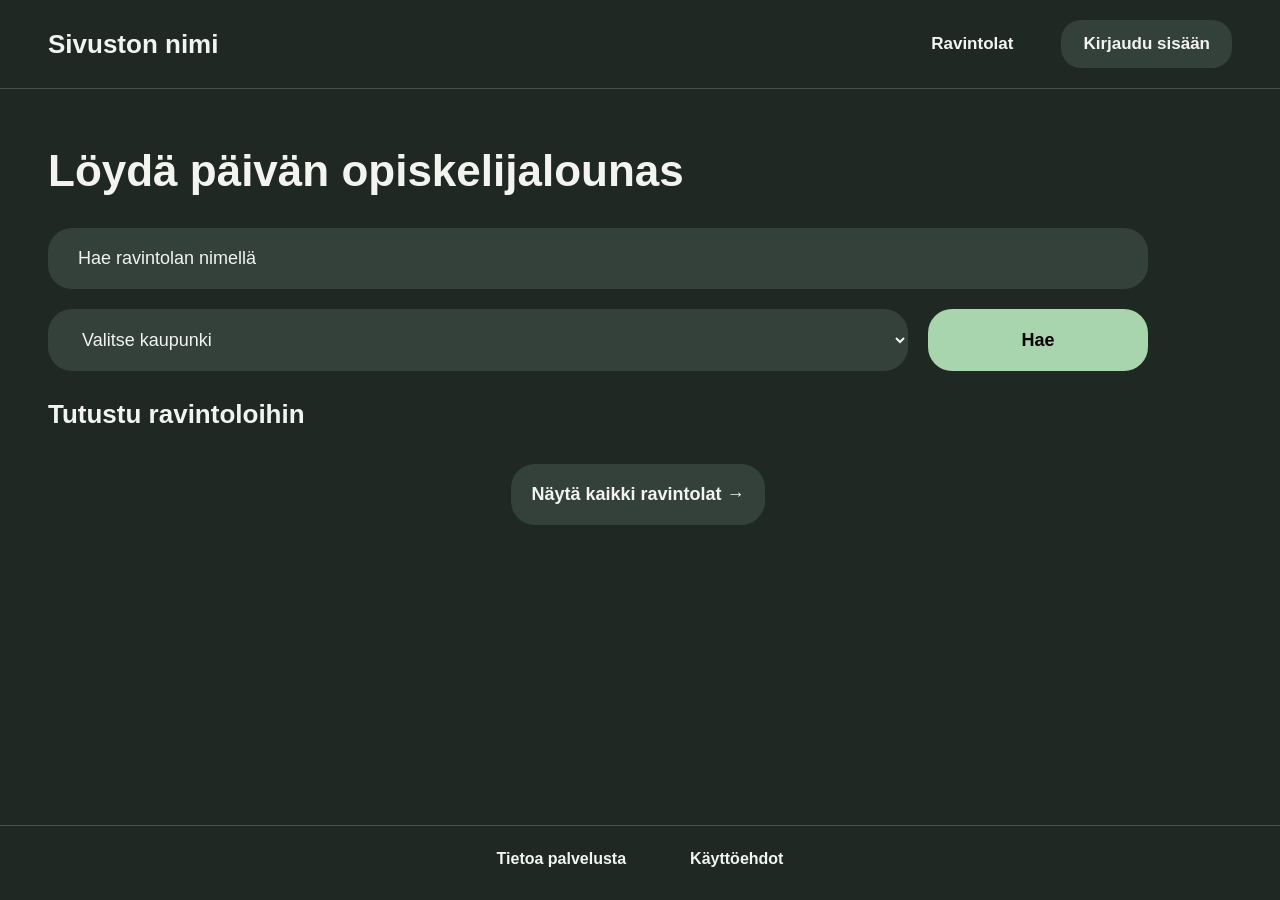
<file: index.html>
<!doctype html>
<html lang="fi">
  <head>
    <meta charset="UTF-8" />
    <meta name="viewport" content="width=device-width, initial-scale=1.0" />
    <title>Opiskelijaravintolat</title>
    <link rel="stylesheet" href="css/style.css" />
    <script src="js/index.js" defer></script>
  </head>
  <body>
    <header class="site-header">
      <div class="container header-content">
        <a class="site-name" href="index.html">Sivuston nimi</a>

        <nav class="main-nav">
          <a href="#restaurants">Ravintolat</a>
          <a class="login-button" href="pages/login.html">Kirjaudu sisään</a>
        </nav>
      </div>
    </header>

    <main class="container">
      <h1>Löydä päivän opiskelijalounas</h1>
      <section class="search-section">
        <form class="search-form" role="search">
          <input
            type="search"
            id="restaurant-search"
            placeholder="Hae ravintolan nimellä"
            aria-label="Hae ravintolan nimellä"
          />

          <div class="search-row">
            <select id="city" aria-label="Valitse kaupunki">
              <option value="">Valitse kaupunki</option>
            </select>

            <button type="submit">Hae</button>
          </div>
        </form>
      </section>

      <section id="restaurants">
        <h2>Tutustu ravintoloihin</h2>
        <div class="restaurant-grid"></div>

        <div class="show-all">
          <button id="show-all-button" type="button">
            Näytä kaikki ravintolat &rarr;
          </button>
        </div>
      </section>
      <dialog id="restaurant-dialog">
        <div class="dialog-header">
          <h2 id="dialog-title">Kaikki ravintolat</h2>
          <form method="dialog">
            <button type="submit">Sulje</button>
          </form>
        </div>
        <div id="all-restaurants-list"></div>
      </dialog>
    </main>

    <footer class="site-footer">
      <div class="container footer-content">
        <p>Tietoa palvelusta</p>
        <p>Käyttöehdot</p>
      </div>
    </footer>
  </body>
</html>
</file>
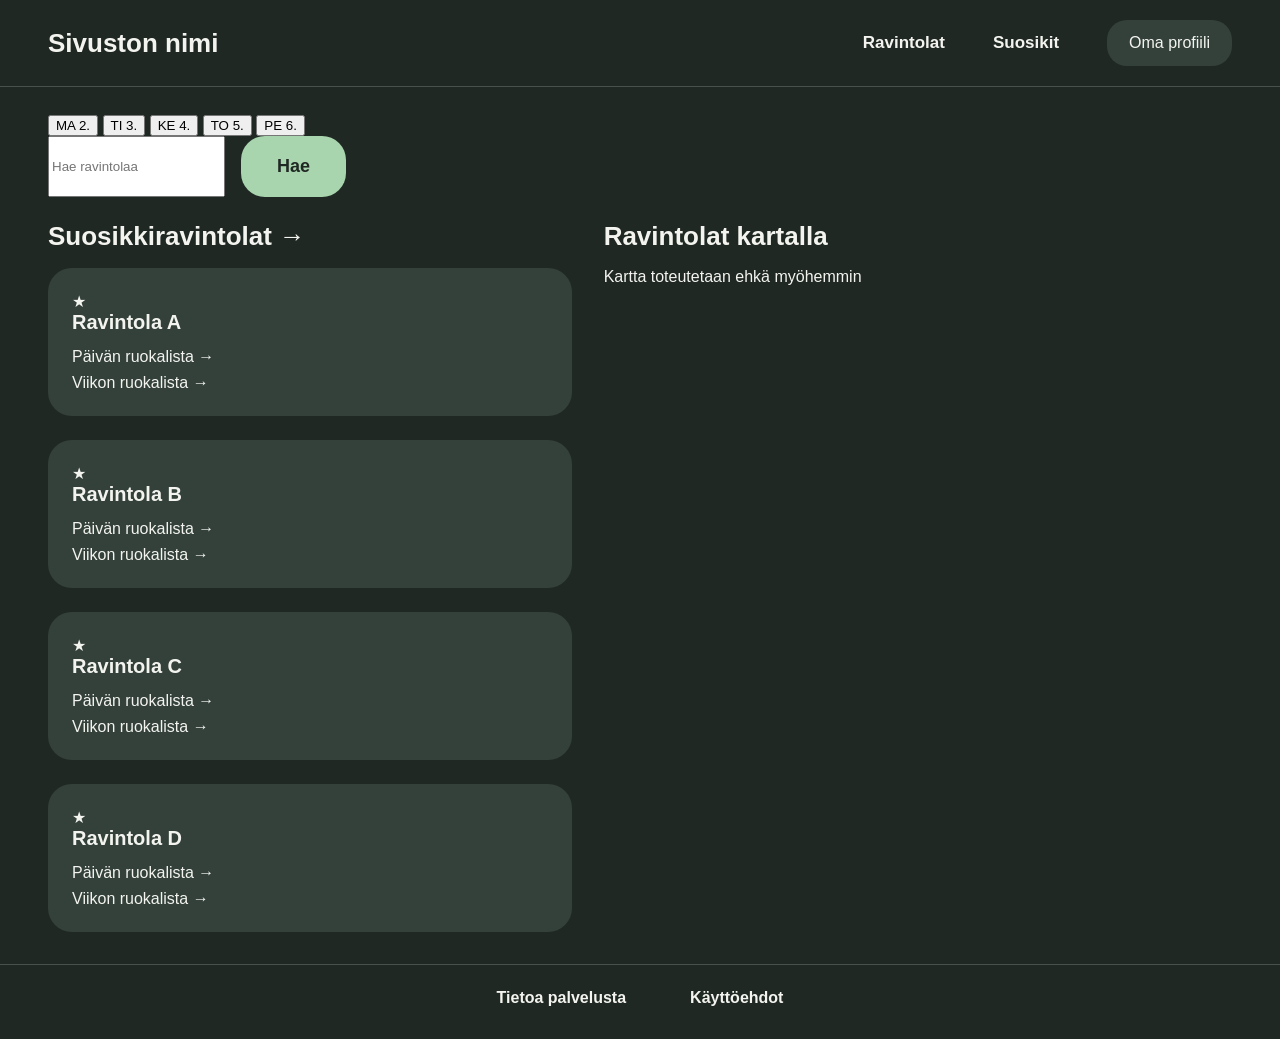
<file: dashboard.html>
<!doctype html>
<html lang="fi">
  <head>
    <meta charset="UTF-8" />
    <meta name="viewport" content="width=device-width, initial-scale=1.0" />
    <title>Dashboard</title>
    <link rel="stylesheet" href="css/style.css" />
  </head>
  <body>
    <header class="site-header">
      <div class="container header-content">
        <a class="site-name" href="index.html">Sivuston nimi</a>

        <nav class="main-nav">
          <a href="index.html">Ravintolat</a>
          <a href="#favorites">Suosikit</a>
          <span class="login-button">Oma profiili</span>
        </nav>
      </div>
    </header>

    <main class="container">
      <!-- Viikonpäivien valinta -->
      <div class="day-buttons">
        <button class="day-button active" type="button">MA 2.</button>
        <button class="day-button" type="button">TI 3.</button>
        <button class="day-button" type="button">KE 4.</button>
        <button class="day-button" type="button">TO 5.</button>
        <button class="day-button" type="button">PE 6.</button>
      </div>

      <!-- Ravintolahaku -->
      <div class="dashboard-search">
        <input
          type="search"
          placeholder="Hae ravintolaa"
          aria-label="Hae ravintolaa"
        />
        <button type="button">Hae</button>
      </div>

      <!-- Suosikit ja kartta -->
      <div class="dashboard-content">
        <section id="favorites">
          <h2>Suosikkiravintolat &rarr;</h2>
          <div class="favorites-grid">
            <article class="restaurant-card">
              <span class="favorite-star">&#9733;</span>
              <h3>Ravintola A</h3>
              <a href="menu.html">Päivän ruokalista &rarr;</a>
              <a href="menu.html">Viikon ruokalista &rarr;</a>
            </article>

            <article class="restaurant-card">
              <span class="favorite-star">&#9733;</span>
              <h3>Ravintola B</h3>
              <a href="menu.html">Päivän ruokalista &rarr;</a>
              <a href="menu.html">Viikon ruokalista &rarr;</a>
            </article>

            <article class="restaurant-card">
              <span class="favorite-star">&#9733;</span>
              <h3>Ravintola C</h3>
              <a href="menu.html">Päivän ruokalista &rarr;</a>
              <a href="menu.html">Viikon ruokalista &rarr;</a>
            </article>

            <article class="restaurant-card">
              <span class="favorite-star">&#9733;</span>
              <h3>Ravintola D</h3>
              <a href="menu.html">Päivän ruokalista &rarr;</a>
              <a href="menu.html">Viikon ruokalista &rarr;</a>
            </article>
          </div>
        </section>

        <section class="map-section">
          <h2>Ravintolat kartalla</h2>
          <div class="map-placeholder">Kartta toteutetaan ehkä myöhemmin</div>
        </section>
      </div>
    </main>

    <footer class="site-footer">
      <div class="container footer-content">
        <p>Tietoa palvelusta</p>
        <p>Käyttöehdot</p>
      </div>
    </footer>
  </body>
</html>
</file>
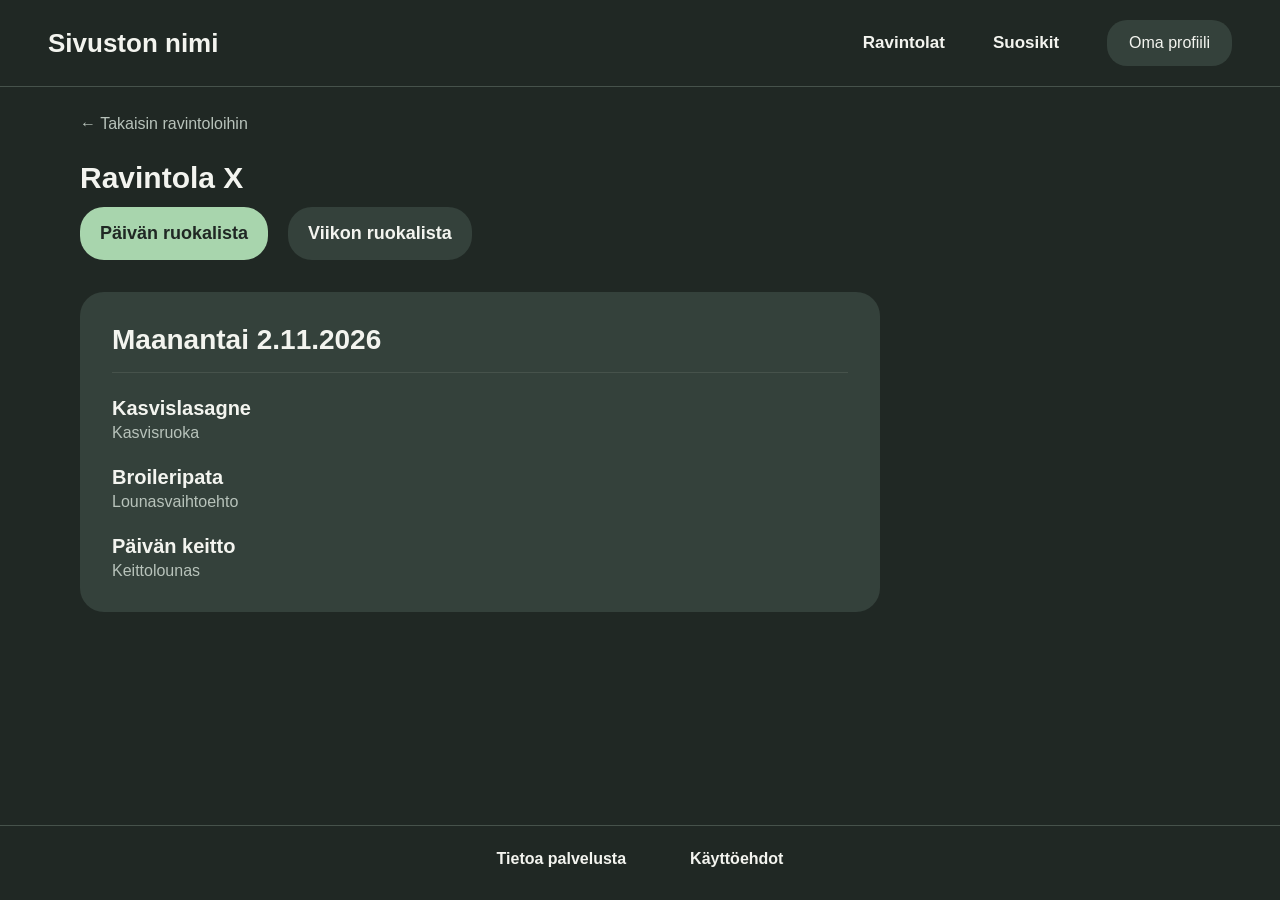
<file: menu.html>
<!doctype html>
<html lang="fi">
  <head>
    <meta charset="UTF-8" />
    <meta name="viewport" content="width=device-width, initial-scale=1.0" />
    <title>Ruokalistat</title>
    <link rel="stylesheet" href="css/style.css" />
  </head>
  <body>
    <header class="site-header">
      <div class="container header-content">
        <a class="site-name" href="index.html">Sivuston nimi</a>

        <nav class="main-nav">
          <a href="index.html">Ravintolat</a>
          <a href="#favorites">Suosikit</a>
          <span class="login-button">Oma profiili</span>
        </nav>
      </div>
    </header>

    <main class="container">
      <div class="menu-content">
        <a class="back-link" href="index.html">
          &larr; Takaisin ravintoloihin
        </a>

        <h1>Ravintola X</h1>

        <div class="menu-tabs">
          <a class="menu-tab active" href="menu.html"> Päivän ruokalista </a>
          <a class="menu-tab" href="week-menu.html"> Viikon ruokalista </a>
        </div>

        <section class="menu-card">
          <h2>Maanantai 2.11.2026</h2>
          <div class="dish">
            <h3>Kasvislasagne</h3>
            <p>Kasvisruoka</p>
          </div>

          <div class="dish">
            <h3>Broileripata</h3>
            <p>Lounasvaihtoehto</p>
          </div>

          <div class="dish">
            <h3>Päivän keitto</h3>
            <p>Keittolounas</p>
          </div>
        </section>
      </div>
    </main>

    <footer class="site-footer">
      <div class="container footer-content">
        <p>Tietoa palvelusta</p>
        <p>Käyttöehdot</p>
      </div>
    </footer>
  </body>
</html>
</file>
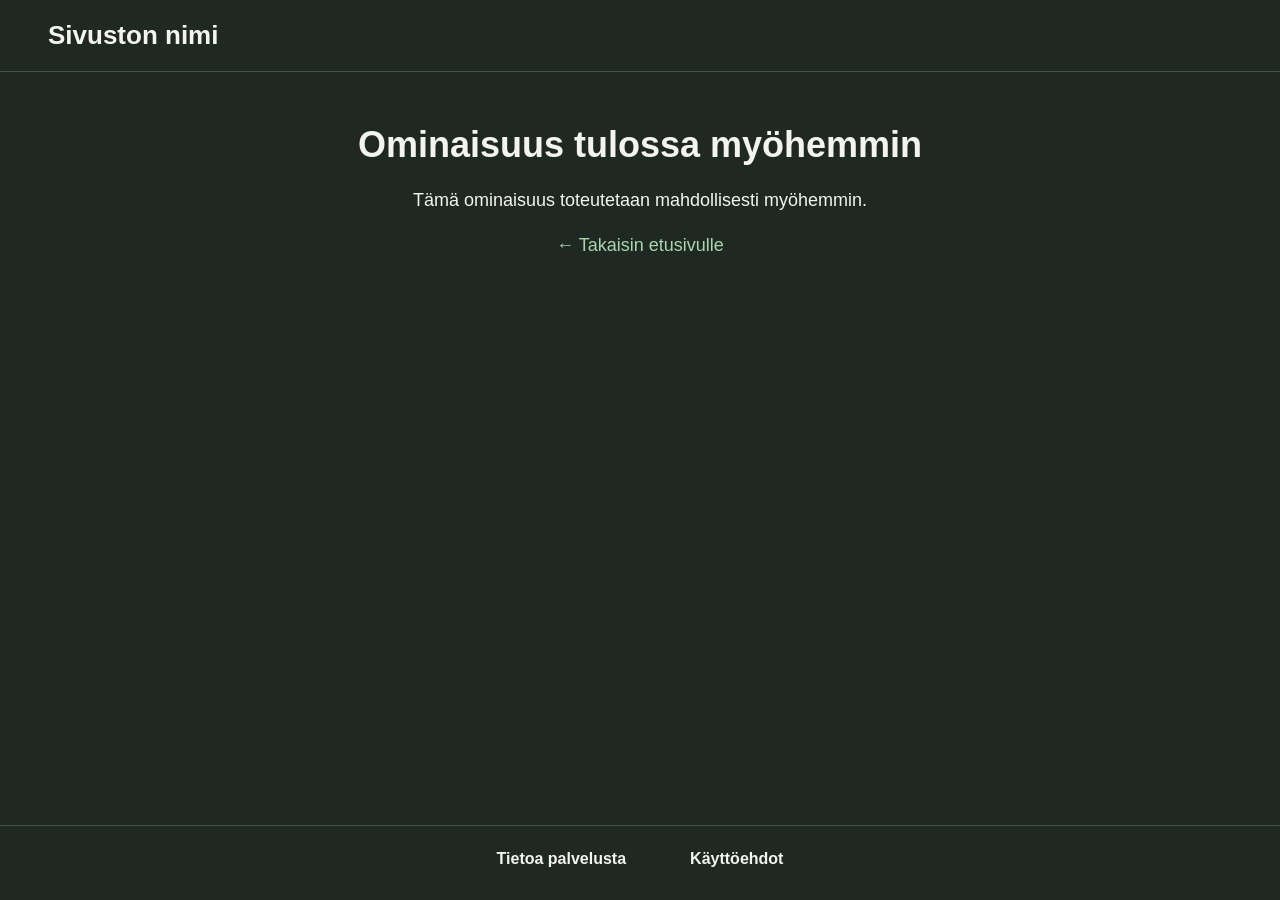
<file: pages/coming-soon.html>
<!doctype html>
<html lang="fi">
  <head>
    <meta charset="UTF-8" />
    <meta name="viewport" content="width=device-width, initial-scale=1.0" />
    <title>Ominaisuus työn alla</title>
    <link rel="stylesheet" href="../css/style.css" />
  </head>
  <body>
    <header class="site-header">
      <div class="container header-content">
        <a class="site-name" href="../index.html">Sivuston nimi</a>
      </div>
    </header>

    <main class="container coming-soon">
      <h1>Ominaisuus tulossa myöhemmin</h1>
      <p>Tämä ominaisuus toteutetaan mahdollisesti myöhemmin.</p>
      <a href="../index.html"> &larr; Takaisin etusivulle</a>
    </main>

    <footer class="site-footer">
      <div class="container footer-content">
        <p>Tietoa palvelusta</p>
        <p>Käyttöehdot</p>
      </div>
    </footer>
  </body>
</html>
</file>
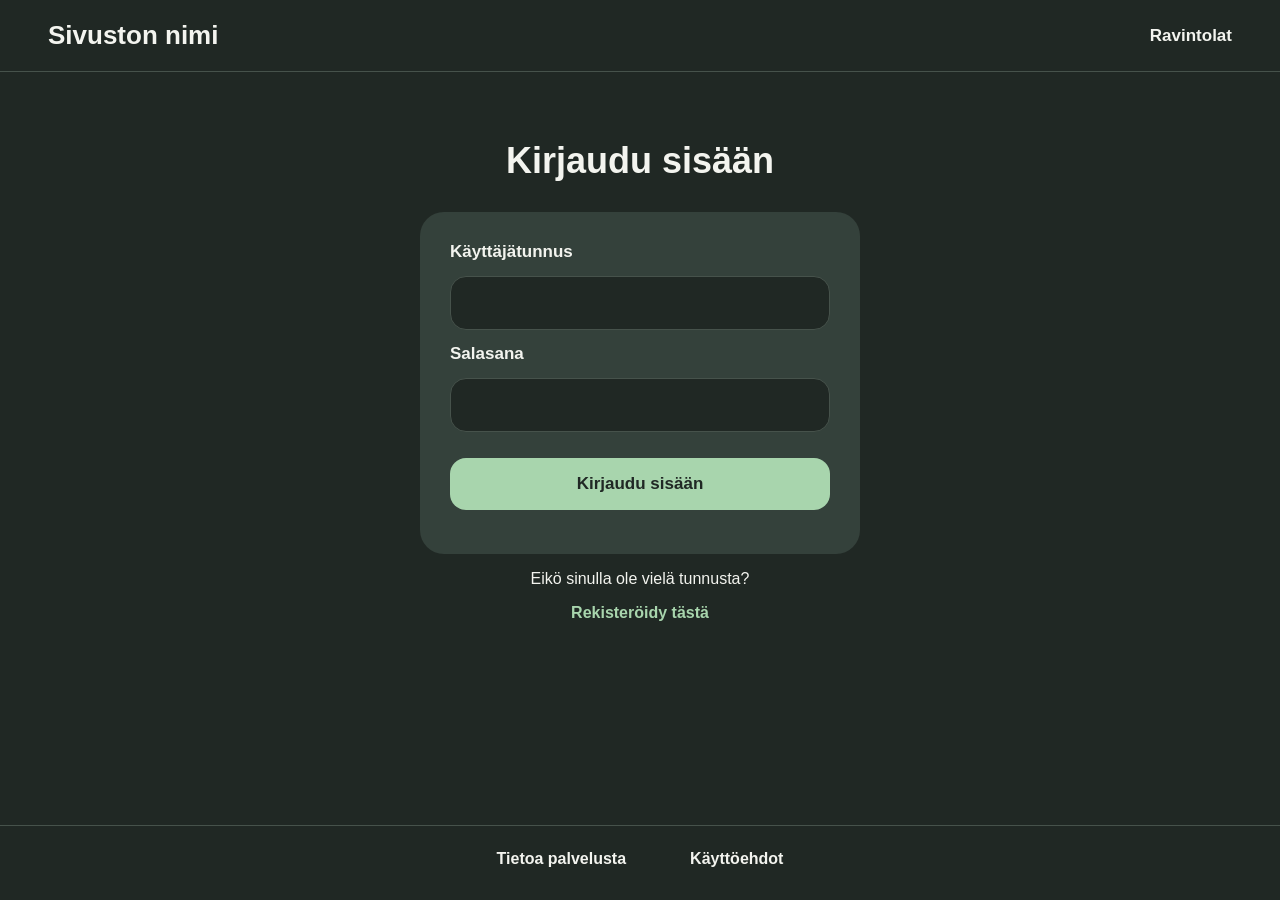
<file: pages/dashboard.html>
<!doctype html>
<html lang="fi">
  <head>
    <meta charset="UTF-8" />
    <meta name="viewport" content="width=device-width, initial-scale=1.0" />
    <title>Dashboard</title>
    <link rel="stylesheet" href="../css/style.css" />
    <script src="../js/dashboard.js" defer></script>
  </head>
  <body>
    <header class="site-header">
      <div class="container header-content">
        <a class="site-name" href="../index.html">Sivuston nimi</a>

        <nav class="main-nav">
          <a href="../index.html">Ravintolat</a>
          <a href="#favorites">Suosikit</a>
          <a class="login-button" href="profile.html">Oma profiili</a>
          <button id="logout-button" class="login-button" type="button">
            Kirjaudu ulos
          </button>
        </nav>
      </div>
    </header>

    <main class="container">
      <!-- Favorite restaurant selection -->
      <section class="favorite-selection">
        <h1>Valitse suosikkiravintolasi</h1>
        <p>
          Valitse ravintola alla olevasta valikosta ja tallenna se suosikiksesi.
        </p>
      </section>

      <!-- Ravintolahaku -->
      <form id="favorite-form" class="dashboard-search">
        <select id="favorite-select" required>
          <option value="">Valitse suosikkiravintola</option>
        </select>

        <button type="submit">Tallenna suosikiksi</button>
      </form>

      <p id="favorite-message" role="status"></p>

      <!-- Suosikit ja kartta -->
      <div class="dashboard-content">
        <section id="favorites">
          <h2>Suosikkiravintola</h2>
          <div class="favorites-grid"></div>
        </section>

        <!-- Daily menu preview -->
        <section class="daily-menu-section">
          <h2>Päivän ruokalista</h2>
          <div id="daily-menu-preview" class="daily-menu-preview">
            Valitse suosikkiravintolasi nähdäksesi päivän ruokalistan.
          </div>
        </section>
      </div>
    </main>

    <footer class="site-footer">
      <div class="container footer-content">
        <p>Tietoa palvelusta</p>
        <p>Käyttöehdot</p>
      </div>
    </footer>
  </body>
</html>
</file>
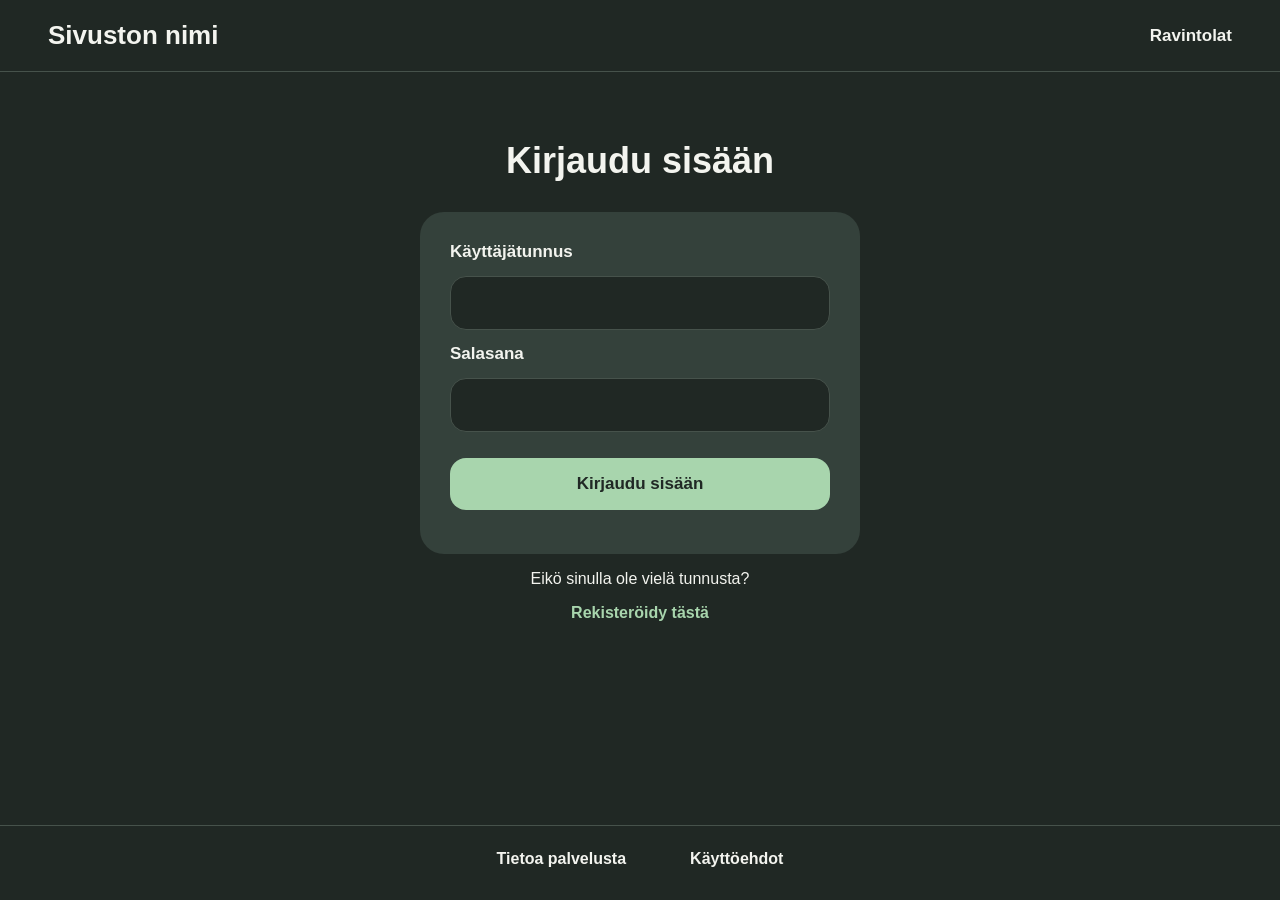
<file: pages/login.html>
<!doctype html>
<html lang="fi">
  <head>
    <meta charset="UTF-8" />
    <meta name="viewport" content="width=device-width, initial-scale=1.0" />
    <title>Kirjaudu sisään | Opiskelijaravintolat</title>
    <link rel="stylesheet" href="../css/style.css" />
    <script src="../js/login.js" defer></script>
  </head>
  <body>
    <header class="site-header">
      <div class="container header-content">
        <a class="site-name" href="../index.html">Sivuston nimi</a>
        <nav class="main-nav">
          <a href="../index.html">Ravintolat</a>
        </nav>
      </div>
    </header>

    <main class="container">
      <section class="auth-section">
        <h1>Kirjaudu sisään</h1>
        <form id="login-form" class="auth-form">
          <label for="username">Käyttäjätunnus</label>
          <input type="text" id="username" name="username" required />
          <label for="password">Salasana</label>
          <input type="password" id="password" name="password" required />
          <button type="submit">Kirjaudu sisään</button>
          <p id="login-message" role="alert"></p>
        </form>

        <p>Eikö sinulla ole vielä tunnusta?</p>
        <a href="register.html">Rekisteröidy tästä</a>
      </section>
    </main>

    <footer class="site-footer">
      <div class="container footer-content">
        <p>Tietoa palvelusta</p>
        <p>Käyttöehdot</p>
      </div>
    </footer>
  </body>
</html>
</file>
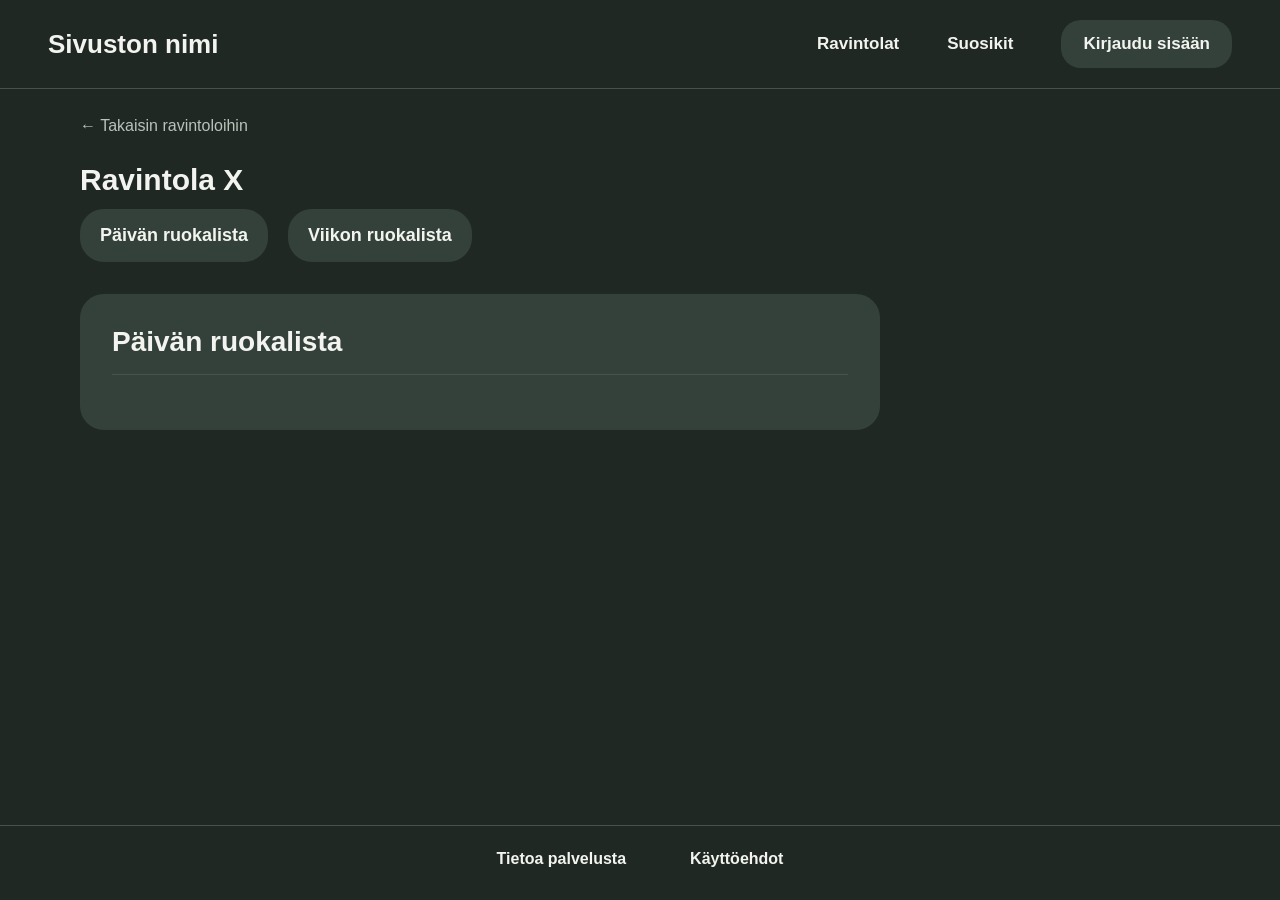
<file: pages/menu.html>
<!doctype html>
<html lang="fi">
  <head>
    <meta charset="UTF-8" />
    <meta name="viewport" content="width=device-width, initial-scale=1.0" />
    <title>Ruokalistat</title>
    <link rel="stylesheet" href="../css/style.css" />
    <script src="../js/menu.js" defer></script>
  </head>
  <body>
    <header class="site-header">
      <div class="container header-content">
        <a class="site-name" href="../index.html">Sivuston nimi</a>

        <nav class="main-nav">
          <a href="../index.html">Ravintolat</a>
          <a href="dashboard.html#favorites">Suosikit</a>
          <a class="login-button" href="login.html">Kirjaudu sisään</a>
        </nav>
      </div>
    </header>

    <main class="container">
      <div class="menu-content">
        <a class="back-link" href="../index.html">
          &larr; Takaisin ravintoloihin
        </a>

        <h1 id="restaurant-name">Ravintola X</h1>

        <div class="menu-tabs">
          <a id="daily-tab" class="menu-tab" href="#">Päivän ruokalista</a>
          <a id="weekly-tab" class="menu-tab" href="#">Viikon ruokalista</a>
        </div>

        <section class="menu-card">
          <h2 id="menu-title">Päivän ruokalista</h2>
          <div id="menu-dishes"></div>
        </section>
      </div>
    </main>

    <footer class="site-footer">
      <div class="container footer-content">
        <p>Tietoa palvelusta</p>
        <p>Käyttöehdot</p>
      </div>
    </footer>
  </body>
</html>
</file>
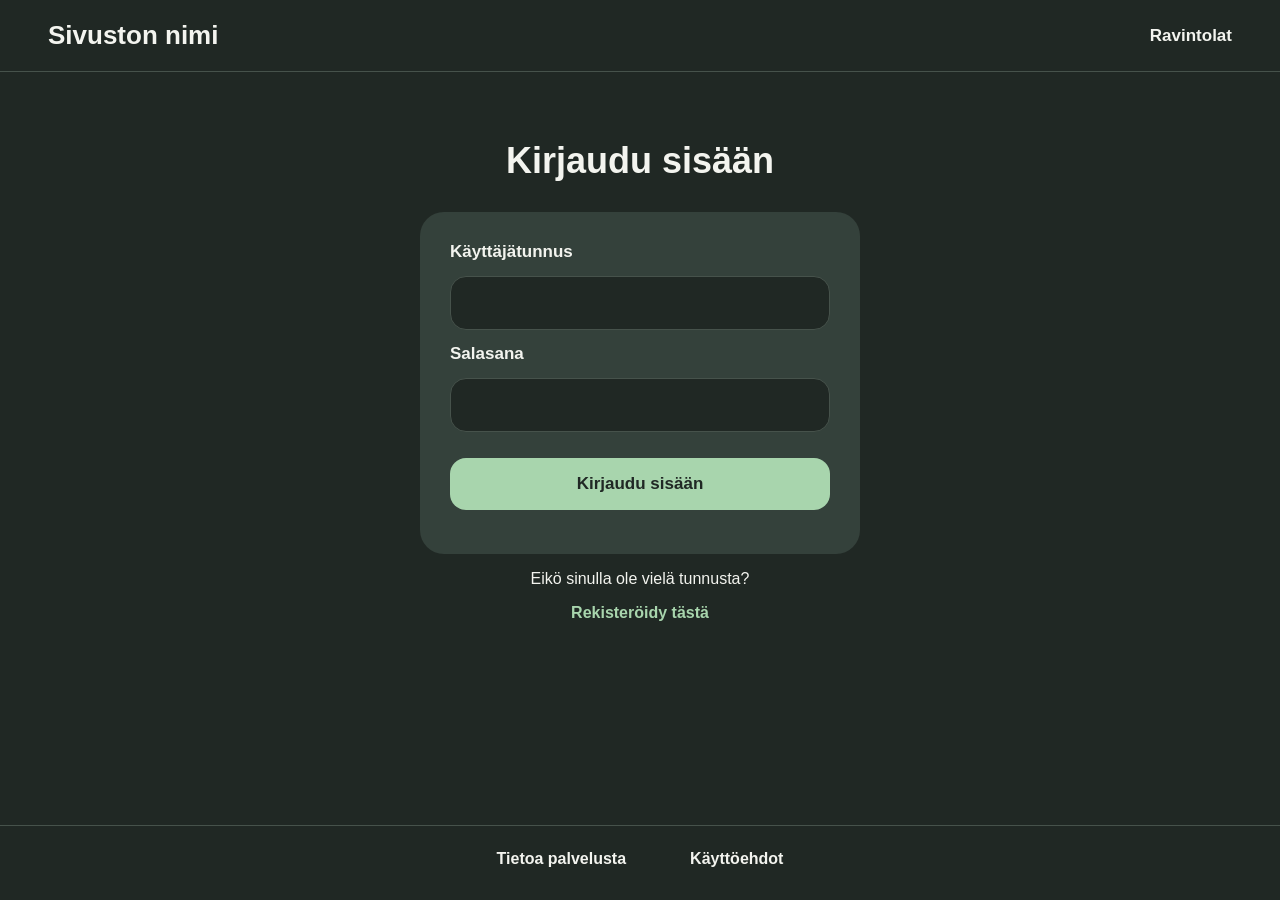
<file: pages/profile.html>
<!doctype html>
<html lang="fi">
  <head>
    <meta charset="UTF-8" />
    <meta name="viewport" content="width=device-width, initial-scale=1.0" />
    <title>Oma profiili | Opiskelijaravintolat</title>
    <link rel="stylesheet" href="../css/style.css" />
    <script src="../js/profile.js" defer></script>
  </head>
  <body>
    <header class="site-header">
      <div class="container header-content">
        <a class="site-name" href="../index.html">Sivuston nimi</a>

        <nav class="main-nav">
          <a href="../index.html">Ravintolat</a>
          <a class="login-button" href="dashboard.html">Oma sivu</a>
        </nav>
      </div>
    </header>

    <main class="container">
      <section class="auth-section">
        <h1>Oma profiili</h1>

        <!-- Profile information form -->
        <form id="profile-form" class="auth-form">
          <label for="username">Käyttäjätunnus</label>
          <input type="text" id="username" name="username" required />

          <label for="email">Sähköposti</label>
          <input type="email" id="email" name="email" required />

          <button type="submit">Tallenna muutokset</button>
          <p id="profile-message" role="status"></p>
        </form>

        <a href="dashboard.html">Takaisin omalle sivulle</a>
      </section>
    </main>

    <footer class="site-footer">
      <div class="container footer-content">
        <p>Tietoa palvelusta</p>
        <p>Käyttöehdot</p>
      </div>
    </footer>
  </body>
</html>
</file>
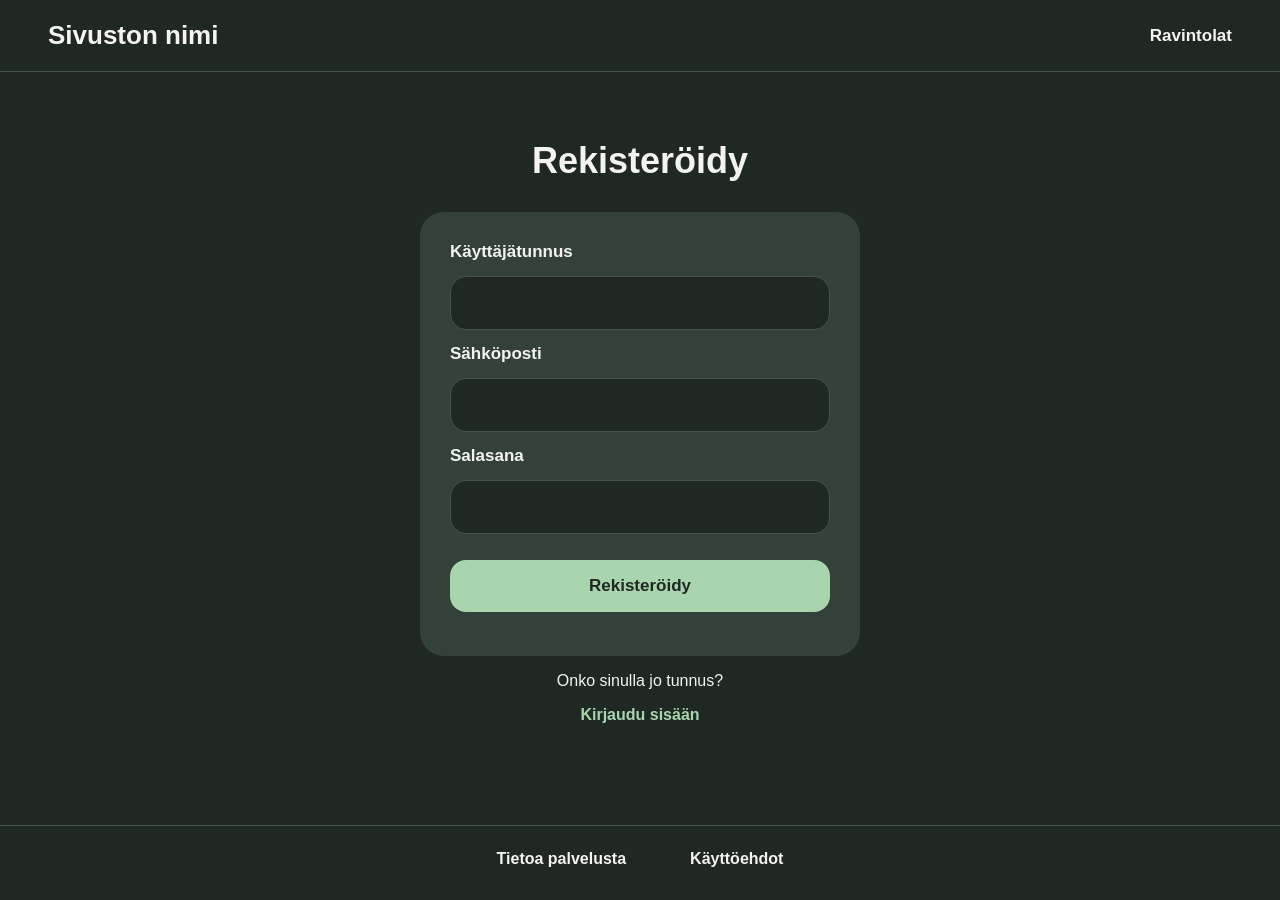
<file: pages/register.html>
<!doctype html>
<html lang="fi">
  <head>
    <meta charset="UTF-8" />
    <meta name="viewport" content="width=device-width, initial-scale=1.0" />
    <title>Rekisteröidy | Opiskelijaravintolat</title>
    <link rel="stylesheet" href="../css/style.css" />
    <script src="../js/register.js" defer></script>
  </head>
  <body>
    <header class="site-header">
      <div class="container header-content">
        <a class="site-name" href="../index.html">Sivuston nimi</a>
        <nav class="main-nav">
          <a href="../index.html">Ravintolat</a>
        </nav>
      </div>
    </header>

    <main class="container">
      <section class="auth-section">
        <h1>Rekisteröidy</h1>

        <form id="register-form" class="auth-form">
          <label for="username">Käyttäjätunnus</label>
          <input type="text" id="username" name="username" required />

          <label for="email">Sähköposti</label>
          <input type="email" id="email" name="email" required />

          <label for="password">Salasana</label>
          <input type="password" id="password" name="password" required />

          <button type="submit">Rekisteröidy</button>
          <p id="register-message" role="alert"></p>
        </form>

        <p>Onko sinulla jo tunnus?</p>
        <a href="login.html">Kirjaudu sisään</a>
      </section>
    </main>

    <footer class="site-footer">
      <div class="container footer-content">
        <p>Tietoa palvelusta</p>
        <p>Käyttöehdot</p>
      </div>
    </footer>
  </body>
</html>
</file>
<file: css/style.css>
* {
  box-sizing: border-box;
}

body {
  margin: 0;
  background-color: #202824;
  color: #f3f4ef;
  font-family: Arial, sans-serif;

  min-height: 100vh;
  display: flex;
  flex-direction: column;
}

.container {
  width: 100%;
  max-width: 1920px;
  margin: 0 auto;
  padding: 0 48px;
}

.site-header {
  border-bottom: 1px solid #46524b;
}

.header-content {
  display: flex;
  justify-content: space-between;
  align-items: center;
  padding-top: 20px;
  padding-bottom: 20px;
}

.site-name {
  color: #f3f4ef;
  font-size: 26px;
  font-weight: bold;
  text-decoration: none;
}

.main-nav {
  display: flex;
  align-items: center;
  gap: 48px;
}

.main-nav a {
  color: #f3f4ef;
  font-size: 17px;
  font-weight: bold;
  text-decoration: none;
}

.main-nav .login-button {
  background-color: #34413b;
  padding: 14px 22px;
  border-radius: 20px;
}

.main-nav button.login-button {
  color: #f3f4ef;
  font-family: Arial, sans-serif;
  font-size: 17px;
  font-weight: bold;
  border: none;
  cursor: pointer;
}

main.container {
  flex: 1;
  padding-top: 28px;
}

h1 {
  font-size: 44px;
}

/* Restaurant search */
.search-section {
  max-width: 1100px;
  margin-top: 32px;
}

.search-form {
  display: flex;
  flex-direction: column;
  gap: 20px;
}

.search-form input,
.search-form select {
  width: 100%;
  padding: 20px 30px;
  color: #f3f4ef;
  background-color: #34413b;
  border: none;
  border-radius: 24px;
  font-family: Arial, sans-serif;
  font-size: 18px;
}

.search-form input::placeholder {
  color: #f3f4ef;
}

.search-row {
  display: flex;
  gap: 20px;
}

.search-row select {
  flex: 1;
  min-width: 0;
}

.search-row button {
  width: 220px;
  padding: 20px;
  background-color: #a8d5ad;
  border: none;
  border-radius: 24px;
  font-family: Arial, sans-serif;
  font-size: 18px;
  font-weight: bold;
  cursor: pointer;
}

.search-form input:focus-visible,
.search-form select:focus-visible,
.search-row button:focus-visible {
  outline: 2px solid #a8d5ad;
  outline-offset: 3px;
}

/* Restaurants */
#restaurants {
  max-width: 1180px;
  margin-top: 28px;
}

#restaurants h2 {
  font-size: 26px;
  margin-bottom: 18px;
}

/* Restaurant card layout */
.restaurant-grid {
  display: grid;
  grid-template-columns: repeat(4, 1fr);
  gap: 24px;
}

/* Restaurant card */
.restaurant-card {
  background-color: #34413b;
  border-radius: 24px;
  padding: 24px;
  min-height: 130px;
}

.restaurant-card h3 {
  font-size: 20px;
  margin: 0 0 14px;
}

.restaurant-card a {
  display: block;
  color: #f3f4ef;
  text-decoration: none;
  font-size: 16px;
  margin-top: 8px;
}

.restaurant-card a:hover {
  text-decoration: underline;
}

/* Show all restaurants button */
.show-all {
  display: flex;
  justify-content: center;
  margin-top: 16px;
}

.show-all button {
  background-color: #34413b;
  color: #f3f4ef;
  border: none;
  border-radius: 24px;
  padding: 20px;
  font-size: 18px;
  font-weight: bold;
  cursor: pointer;
}

/* Smaller screens */
@media (max-width: 1000px) {
  .restaurant-grid {
    grid-template-columns: repeat(2, 1fr);
  }
}

@media (max-width: 600px) {
  .restaurant-grid {
    grid-template-columns: 1fr;
  }
}

/* Footer */
.site-footer {
  border-top: 1px solid #46524b;
  margin-top: 32px;
}

.footer-content {
  display: flex;
  justify-content: center;
  align-items: center;
  gap: 64px;
  padding-top: 24px;
  padding-bottom: 32px;
}

.footer-content p {
  margin: 0;
  font-size: 16px;
  font-weight: bold;
}

/* Dashboard */
.dashboard-search {
  display: flex;
  gap: 16px;
  max-width: 800px;
  margin-bottom: 24px;
}

.dashboard-search select {
  flex: 1;
  min-width: 0;
  background-color: #34413b;
  color: #f3f4ef;
  border: none;
  border-radius: 24px;
  padding: 20px 30px;
  font-size: 18px;
}

.dashboard-search button {
  background-color: #a8d5ad;
  color: #202824;
  border: none;
  border-radius: 24px;
  padding: 20px 36px;
  font-size: 18px;
  font-weight: bold;
  cursor: pointer;
}

/* Dashboard content */
.dashboard-content {
  display: grid;
  grid-template-columns: 1fr 1.2fr;
  gap: 32px;
}

.dashboard-content h2 {
  font-size: 26px;
  margin-top: 0;
  margin-bottom: 16px;
}

/* Favorite restaurant */
.favorites-grid {
  display: grid;
  grid-template-columns: 1fr;
  gap: 24px;
}

.favorite-selection {
  margin: 40px 0 24px;
}

.favorite-selection h1 {
  font-size: 32px;
  margin-bottom: 12px;
}

.favorite-selection p {
  color: #c8d0ca;
  font-size: 18px;
}

/* Daily menu preview */
.daily-menu-preview {
  background-color: #34413b;
  border-radius: 24px;
  padding: 24px;
  min-height: 250px;
}

.daily-menu-preview .dish:first-child {
  margin-top: 0;
}

.daily-menu-preview .dish + .dish {
  border-top: 1px solid #46524b;
  padding-top: 16px;
}

/* Smaller screens */
@media (max-width: 900px) {
  .dashboard-content {
    grid-template-columns: 1fr;
    gap: 32px;
  }
}

/* Menu page */

.menu-content {
  max-width: 800px;
  margin-left: 32px;
}

.back-link {
  color: #b8c3bb;
  text-decoration: none;
  font-size: 16px;
}

.back-link:hover {
  text-decoration: underline;
}

.menu-content h1 {
  font-size: 30px;
  margin-top: 28px;
  margin-bottom: 12px;
}

/* Daily and weekly menu tabs */
.menu-tabs {
  display: flex;
  gap: 20px;
  margin-bottom: 32px;
}

.menu-tab {
  background-color: #34413b;
  color: #f3f4ef;
  border-radius: 24px;
  padding: 16px 20px;
  font-size: 18px;
  font-weight: bold;
  text-decoration: none;
}

.menu-tab.active {
  background-color: #a8d5ad;
  color: #202824;
}

/* Menu card */
.menu-card {
  background-color: #34413b;
  border-radius: 24px;
  padding: 32px;
}

.menu-card h2 {
  font-size: 28px;
  margin-top: 0;
  padding-bottom: 16px;
  border-bottom: 1px solid #46524b;
}

/* Menu item */
.dish {
  margin-top: 24px;
}

.dish h3,
.dish h4 {
  font-size: 20px;
  margin: 0 0 4px;
}

.dish p {
  margin: 0;
  font-size: 16px;
  color: #b8c3bb;
}

/* Coming soon page */
.coming-soon {
  text-align: center;
}

.coming-soon h1 {
  font-size: 36px;
}

.coming-soon p {
  font-size: 18px;
  margin-bottom: 24px;
}

.coming-soon a {
  color: #a8d5ad;
  text-decoration: none;
  font-size: 18px;
}

.coming-soon a:hover {
  text-decoration: underline;
}

/* Weekly menu days */
.menu-day + .menu-day {
  border-top: 1px solid #46524b;
  margin-top: 32px;
  padding-top: 24px;
}

.menu-day > h3 {
  font-size: 22px;
  margin-bottom: 20px;
}

/* All restaurants dialog */
#restaurant-dialog {
  width: 90%;
  max-width: 900px;
  max-height: 85vh;
  padding: 30px;
  border: none;
  border-radius: 24px;
  background-color: #202824;
  color: #f3f4ef;
}

#restaurant-dialog::backdrop {
  background-color: rgba(0, 0, 0, 0.6);
}

.dialog-header {
  display: flex;
  justify-content: space-between;
  align-items: center;
  gap: 20px;
  margin-bottom: 24px;
}

.dialog-header h2 {
  font-size: 26px;
  margin: 0;
}

.dialog-header button {
  background-color: #a8d5ad;
  color: #202824;
  border: none;
  border-radius: 20px;
  padding: 12px 20px;
  font-size: 16px;
  font-weight: bold;
  cursor: pointer;
}

#all-restaurants-list {
  display: grid;
  grid-template-columns: repeat(2, 1fr);
  gap: 16px;
  max-height: 60vh;
  overflow-y: auto;
}

.dialog-restaurant {
  background-color: #34413b;
  border-radius: 20px;
  padding: 20px;
}

.dialog-restaurant h3 {
  margin: 0 0 10px;
  font-size: 20px;
}

.dialog-restaurant p {
  margin: 0 0 12px;
  color: #b8c3bb;
}

.dialog-restaurant a {
  display: block;
  color: #f3f4ef;
  text-decoration: none;
  margin-top: 8px;
}

.dialog-restaurant a:hover {
  text-decoration: underline;
}

@media (max-width: 600px) {
  #all-restaurants-list {
    grid-template-columns: 1fr;
  }
}

/* Login & register */
.auth-section {
  max-width: 440px;
  margin: 40px auto;
  text-align: center;
}

.auth-section h1 {
  font-size: 36px;
  margin-bottom: 30px;
}

.auth-form {
  display: flex;
  flex-direction: column;
  gap: 14px;
  padding: 30px;
  background-color: #34413b;
  border-radius: 24px;
  text-align: left;
}

.auth-form label {
  font-size: 17px;
  font-weight: bold;
}

.auth-form input {
  width: 100%;
  padding: 16px;
  background-color: #202824;
  color: #f3f4ef;
  border: 1px solid #46524b;
  border-radius: 16px;
  font-size: 17px;
}

.auth-form button {
  padding: 16px;
  margin-top: 12px;
  background-color: #a8d5ad;
  color: #202824;
  border: none;
  border-radius: 16px;
  font-size: 17px;
  font-weight: bold;
  cursor: pointer;
}

.auth-form input:focus-visible,
.auth-form button:focus-visible {
  outline: 2px solid #a8d5ad;
  outline-offset: 3px;
}

.auth-section a {
  color: #a8d5ad;
  font-weight: bold;
  text-decoration: none;
}

.auth-section a:hover {
  text-decoration: underline;
}

#login-message,
#register-message {
  margin: 0;
  color: #ffb4b4;
}

#register-message.success {
  color: #a8d5ad;
}

/* Button hover and click effects */

button,
.main-nav .login-button,
.menu-tab {
  transition:
    background-color 0.15s ease,
    transform 0.1s ease;
}

/* Light green buttons */
.search-row button:hover,
.dashboard-search button:hover,
.auth-form button:hover,
.dialog-header button:hover {
  background-color: #bee7c1;
}

/* Dark green buttons */
.show-all button:hover,
.main-nav .login-button:hover,
.menu-tab:not(.active):hover {
  background-color: #43564b;
}

/* Button press effect */
button:active,
.main-nav .login-button:active,
.menu-tab:active {
  transform: translateY(2px);
}

/* Keyboard focus */
button:focus-visible,
a:focus-visible,
input:focus-visible,
select:focus-visible {
  outline: 2px solid #a8d5ad;
  outline-offset: 3px;
}

/* Navigation link hover */
.main-nav a:not(.login-button):hover,
.site-name:hover {
  color: #a8d5ad;
}
</file>
